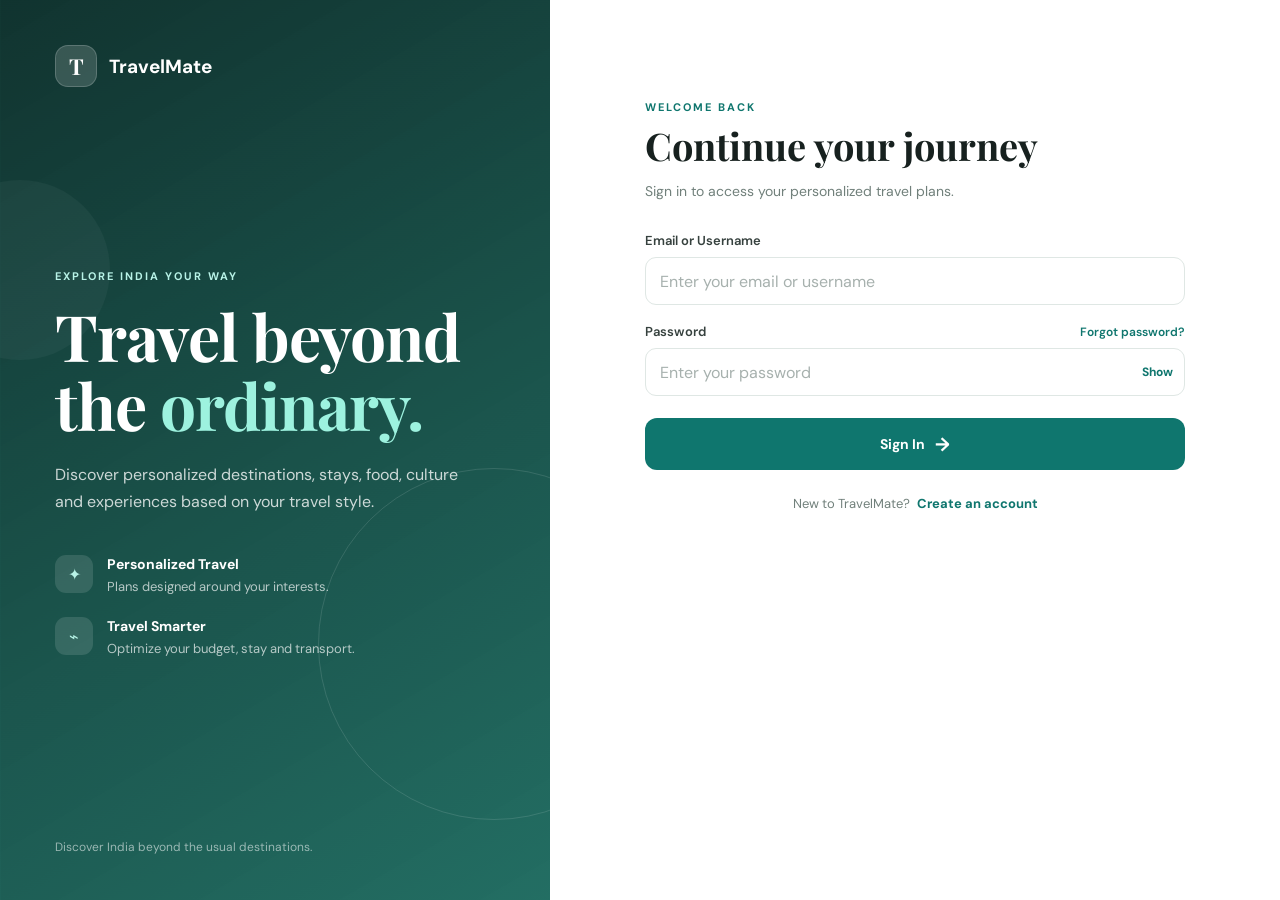
<file: Login-Signup/index.html>
<!DOCTYPE html>

<html lang="en">
<head>
    <meta charset="UTF-8">
    <meta name="viewport" content="width=device-width, initial-scale=1.0">


<title>TravelMate | Login & Sign Up</title>

<link rel="stylesheet" href="style.css">

<!-- Google Font -->
<link rel="preconnect" href="https://fonts.googleapis.com">
<link rel="preconnect" href="https://fonts.gstatic.com" crossorigin>
<link
    href="https://fonts.googleapis.com/css2?family=DM+Sans:wght@400;500;600;700&family=Playfair+Display:wght@600;700&display=swap"
    rel="stylesheet"
>
</head>

<body>

<main class="auth-container">

    <!-- LEFT SIDE -->
    <section class="hero-section">

        <a href="../index.html" class="brand" style="text-decoration: none; color: inherit; display: flex; align-items: center;">
            <div class="logo">T</div>
            <span>TravelMate</span>
        </a>

        <div class="hero-content">
            <p class="tag">EXPLORE INDIA YOUR WAY</p>

            <h1>
                Travel beyond the
                <span>ordinary.</span>
            </h1>

            <p class="hero-description">
                Discover personalized destinations, stays, food,
                culture and experiences based on your travel style.
            </p>

            <div class="feature-list">

                <div class="feature">
                    <span class="feature-icon">✦</span>
                    <div>
                        <h3>Personalized Travel</h3>
                        <p>Plans designed around your interests.</p>
                    </div>
                </div>

                <div class="feature">
                    <span class="feature-icon">⌁</span>
                    <div>
                        <h3>Travel Smarter</h3>
                        <p>Optimize your budget, stay and transport.</p>
                    </div>
                </div>

            </div>
        </div>

        <p class="hero-footer">
            Discover India beyond the usual destinations.
        </p>

    </section>


    <!-- RIGHT SIDE -->
    <section class="form-section">

        <div class="form-wrapper">

            <!-- LOGIN -->
            <div class="form-box active" id="loginForm">

                <div class="form-header">
                    <p class="welcome-text">WELCOME BACK</p>
                    <h2>Continue your journey</h2>
                    <p>
                        Sign in to access your personalized travel plans.
                    </p>
                </div>

                <form id="login">

                    <div class="input-group">
                        <label for="loginEmail">
                            Email or Username
                        </label>

                        <input
                            type="text"
                            id="loginEmail"
                            placeholder="Enter your email or username"
                            required
                        >
                    </div>


                    <div class="input-group password-group">

                        <div class="label-row">
                            <label for="loginPassword">
                                Password
                            </label>

                            <button
                                type="button"
                                class="forgot-password"
                            >
                                Forgot password?
                            </button>
                        </div>

                        <div class="password-input">

                            <input
                                type="password"
                                id="loginPassword"
                                placeholder="Enter your password"
                                required
                            >

                            <button
                                type="button"
                                class="toggle-password"
                                data-target="loginPassword"
                            >
                                Show
                            </button>

                        </div>

                    </div>


                    <button type="submit" class="primary-btn">
                        Sign In
                        <span>→</span>
                    </button>

                </form>


                <p class="switch-text">
                    New to TravelMate?

                    <button
                        class="switch-btn"
                        data-form="signup"
                    >
                        Create an account
                    </button>
                </p>

            </div>


            <!-- SIGNUP -->
            <div class="form-box" id="signupForm">

                <div class="form-header">

                    <p class="welcome-text">
                        START YOUR JOURNEY
                    </p>

                    <h2>Create your account</h2>

                    <p>
                        Join us and start building your perfect
                        India travel experience.
                    </p>

                </div>


                <form id="signup">

                    <div class="name-row">

                        <div class="input-group">
                            <label for="firstName">
                                First Name
                            </label>

                            <input
                                type="text"
                                id="firstName"
                                placeholder="John"
                                required
                            >
                        </div>


                        <div class="input-group">
                            <label for="lastName">
                                Last Name
                            </label>

                            <input
                                type="text"
                                id="lastName"
                                placeholder="Doe"
                                required
                            >
                        </div>

                    </div>


                    <div class="input-group">

                        <label for="username">
                            Username
                        </label>

                        <input
                            type="text"
                            id="username"
                            placeholder="Choose a username"
                            required
                        >

                    </div>


                    <div class="input-group">

                        <label for="country">
                            Country
                        </label>

                        <select id="country" required>
                            <option value="" disabled selected>
                                Select your country
                            </option>

                            <option value="India">India</option>
                            <option value="United States">United States</option>
                            <option value="United Kingdom">United Kingdom</option>
                            <option value="Canada">Canada</option>
                            <option value="Australia">Australia</option>
                            <option value="Germany">Germany</option>
                            <option value="France">France</option>
                            <option value="Japan">Japan</option>
                            <option value="China">China</option>
                            <option value="Singapore">Singapore</option>
                            <option value="United Arab Emirates">
                                United Arab Emirates
                            </option>
                            <option value="Other">Other</option>
                        </select>

                    </div>


                    <div class="input-group">

                        <label for="signupEmail">
                            Email Address
                        </label>

                        <input
                            type="email"
                            id="signupEmail"
                            placeholder="you@example.com"
                            required
                        >

                    </div>


                    <div class="name-row">

                        <div class="input-group">

                            <label for="signupPassword">
                                Password
                            </label>

                            <div class="password-input">

                                <input
                                    type="password"
                                    id="signupPassword"
                                    placeholder="Create password"
                                    required
                                >

                                <button
                                    type="button"
                                    class="toggle-password"
                                    data-target="signupPassword"
                                >
                                    Show
                                </button>

                            </div>

                        </div>


                        <div class="input-group">

                            <label for="confirmPassword">
                                Confirm Password
                            </label>

                            <div class="password-input">

                                <input
                                    type="password"
                                    id="confirmPassword"
                                    placeholder="Confirm password"
                                    required
                                >

                                <button
                                    type="button"
                                    class="toggle-password"
                                    data-target="confirmPassword"
                                >
                                    Show
                                </button>

                            </div>

                        </div>

                    </div>


                    <div class="password-strength">
                        <div class="strength-bar">
                            <span id="strengthFill"></span>
                        </div>

                        <p id="strengthText">
                            Use at least 8 characters.
                        </p>
                    </div>


                    <button type="submit" class="primary-btn">
                        Create Account
                        <span>→</span>
                    </button>

                </form>


                <p class="switch-text">
                    Already have an account?

                    <button
                        class="switch-btn"
                        data-form="login"
                    >
                        Sign in
                    </button>
                </p>

            </div>

        </div>

    </section>

</main>


<div class="toast" id="toast"></div>

<script src="script.js"></script>


</body>
</html>
</file>
<file: Login-Signup/style.css>
* {
  margin: 0;
  padding: 0;
  box-sizing: border-box;
  }

:root {
  --primary: #0f766e;
  --primary-dark: #115e59;
  --primary-light: #ccfbf1;
  --dark: #17211f;
  --text: #36413e;
  --muted: #71807b;
  --border: #dfe7e4;
  --background: #f6f8f7;
  --white: #ffffff;
  --shadow: 0 20px 60px rgba(15, 50, 45, 0.12);
}

body {
font-family: "DM Sans", sans-serif;
background: var(--background);
color: var(--dark);
min-height: 100vh;
}

button,
input,
select {
font: inherit;
}

button {
cursor: pointer;
}

/* ---------------- MAIN CONTAINER ---------------- */

.auth-container {
min-height: 100vh;
display: grid;
grid-template-columns: 43% 57%;
}

/* ---------------- HERO SECTION ---------------- */

.hero-section {
  position: relative;
  min-height: 100vh;
  padding: 45px 55px;
  overflow: hidden;
  background:
      linear-gradient(
          150deg,
          rgba(7, 43, 39, 0.96),
          rgba(12, 95, 83, 0.90)
      ),
      url("https://images.unsplash.com/photo-1524492412937-b28074a5d7da?auto=format&fit=crop&w=1400&q=80");
  background-size: cover;
  background-position: center;
  color: white;
  display: flex;
  flex-direction: column;
  justify-content: space-between;
}

.hero-section::before {
  content: "";
  position: absolute;
  width: 350px;
  height: 350px;
  border-radius: 50%;
  border: 1px solid rgba(255, 255, 255, 0.12);
  right: -120px;
  bottom: 80px;
}

.hero-section::after {
  content: "";
  position: absolute;
  width: 180px;
  height: 180px;
  border-radius: 50%;
  background: rgba(255, 255, 255, 0.04);
  left: -70px;
  top: 180px;
}

.brand {
  display: flex;
  align-items: center;
  gap: 12px;
  font-size: 19px;
  font-weight: 700;
  position: relative;
  z-index: 2;
}

.logo {
  width: 42px;
  height: 42px;
  border-radius: 13px;
  display: grid;
  place-items: center;
  background: rgba(255, 255, 255, 0.16);
  border: 1px solid rgba(255, 255, 255, 0.18);
  font-family: "Playfair Display", serif;
  font-size: 22px;
}

.hero-content {
  position: relative;
  z-index: 2;
  max-width: 480px;
}

.tag,
.welcome-text {
font-size: 11px;
font-weight: 700;
letter-spacing: 2px;
}

.tag {
color: #b8f3e7;
margin-bottom: 18px;
}

.hero-content h1 {
  font-family: "Playfair Display", serif;
  font-size: clamp(42px, 5vw, 68px);
  line-height: 1.08;
  letter-spacing: -1px;
  margin-bottom: 22px;
}

.hero-content h1 span {
color: #9df2df;
}

.hero-description {
  color: rgba(255, 255, 255, 0.78);
  font-size: 16px;
  line-height: 1.7;
  max-width: 430px;
}

.feature-list {
  margin-top: 40px;
  display: flex;
  flex-direction: column;
  gap: 22px;
}

.feature {
display: flex;
align-items: flex-start;
gap: 14px;
}

.feature-icon {
  width: 38px;
  height: 38px;
  border-radius: 11px;
  display: grid;
  place-items: center;
  background: rgba(255, 255, 255, 0.12);
  color: #b8f3e7;
}

.feature h3 {
font-size: 14px;
margin-bottom: 5px;
}

.feature p {
font-size: 13px;
color: rgba(255, 255, 255, 0.68);
}

.hero-footer {
  position: relative;
  z-index: 2;
  font-size: 12px;
  color: rgba(255, 255, 255, 0.55);
}

/* ---------------- FORM SECTION ---------------- */

.form-section {
  display: flex;
  align-items: center;
  justify-content: center;
  padding: 40px 30px;
  background: var(--white);
  overflow-y: auto;
  overflow-x: hidden;
}

/* ---------------- SMOOTH FORM TRANSITION ---------------- */

.form-wrapper {
  width: 100%;
  max-width: 540px;
  position: relative;
  /*
      Signup form is taller than login form.
      This prevents layout jumping.
  */
  min-height: 700px;
}

.form-box {
  position: absolute;
  width: 100%;
  top: 0;
  left: 0;
  opacity: 0;
  visibility: hidden;
  transform: translateX(45px) scale(0.98);
  pointer-events: none;
  transition:
      opacity 0.45s ease,
      transform 0.45s cubic-bezier(0.22, 1, 0.36, 1),
      visibility 0.45s ease;
  z-index: 1;
}

.form-box.active {
  opacity: 1;
  visibility: visible;
  transform: translateX(0) scale(1);
  pointer-events: auto;
  z-index: 2;
}

.form-box.exit-left {
  opacity: 0;
  visibility: hidden;
  transform: translateX(-45px) scale(0.98);
  pointer-events: none;
  z-index: 1;
}

/* ---------------- FORM HEADER ---------------- */

.form-header {
margin-bottom: 30px;
}

.welcome-text {
color: var(--primary);
margin-bottom: 10px;
}

.form-header h2 {
  font-family: "Playfair Display", serif;
  font-size: 38px;
  line-height: 1.15;
  margin-bottom: 12px;
}

.form-header p:not(.welcome-text) {
  color: var(--muted);
  font-size: 14px;
  line-height: 1.6;
}

/* ---------------- INPUTS ---------------- */

form {
display: flex;
flex-direction: column;
gap: 18px;
}

.name-row {
display: grid;
grid-template-columns: 1fr 1fr;
gap: 16px;
}

.input-group {
display: flex;
flex-direction: column;
gap: 8px;
}

.input-group label {
  font-size: 13px;
  font-weight: 600;
  color: var(--text);
}

.input-group input,
.input-group select {
  width: 100%;
  height: 48px;
  border: 1px solid var(--border);
  border-radius: 11px;
  padding: 0 14px;
  outline: none;
  color: var(--dark);
  background: var(--white);
  transition:
      border-color 0.25s ease,
      box-shadow 0.25s ease,
      transform 0.2s ease;
}

.input-group input::placeholder {
color: #a7b1ae;
}

.input-group input:focus,
.input-group select:focus {
  border-color: var(--primary);
  box-shadow: 0 0 0 4px rgba(15, 118, 110, 0.09);
}

.input-group select {
cursor: pointer;
}

/* ---------------- PASSWORD ---------------- */

.label-row {
display: flex;
justify-content: space-between;
align-items: center;
}

.forgot-password {
  border: none;
  background: transparent;
  color: var(--primary);
  font-size: 12px;
  font-weight: 600;
}

.password-input {
position: relative;
}

.password-input input {
padding-right: 58px;
}

.toggle-password {
  position: absolute;
  right: 12px;
  top: 50%;
  transform: translateY(-50%);
  border: none;
  background: transparent;
  color: var(--primary);
  font-size: 12px;
  font-weight: 700;
}

/* ---------------- PASSWORD STRENGTH ---------------- */

.password-strength {
margin-top: -4px;
}

.strength-bar {
  height: 5px;
  background: #edf1ef;
  border-radius: 10px;
  overflow: hidden;
}

#strengthFill {
  display: block;
  width: 0%;
  height: 100%;
  background: var(--primary);
  border-radius: inherit;
  transition: width 0.3s ease;
}

#strengthText {
  margin-top: 7px;
  font-size: 11px;
  color: var(--muted);
}

/* ---------------- BUTTONS ---------------- */

.primary-btn {
  width: 100%;
  height: 52px;
  border: none;
  border-radius: 12px;
  background: var(--primary);
  color: white;
  font-size: 14px;
  font-weight: 700;
  margin-top: 4px;
  display: flex;
  align-items: center;
  justify-content: center;
  gap: 10px;
  transition:
      background 0.25s ease,
      transform 0.25s ease,
      box-shadow 0.25s ease;
}

.primary-btn span {
  font-size: 19px;
  transition: transform 0.25s ease;
}

.primary-btn:hover {
  background: var(--primary-dark);
  transform: translateY(-2px);
  box-shadow: 0 12px 25px rgba(15, 118, 110, 0.2);
}

.primary-btn:hover span {
  transform: translateX(4px);
}

.switch-text {
  margin-top: 25px;
  text-align: center;
  font-size: 13px;
  color: var(--muted);
}

.switch-btn {
  border: none;
  background: transparent;
  color: var(--primary);
  font-weight: 700;
  margin-left: 4px;
}

/* ---------------- TOAST ---------------- */

.toast {
  position: fixed;
  right: 25px;
  bottom: 25px;
  background: var(--dark);
  color: white;
  padding: 14px 20px;
  border-radius: 10px;
  font-size: 13px;
  opacity: 0;
  visibility: hidden;
  transform: translateY(15px);
  transition: all 0.3s ease;
  box-shadow: var(--shadow);
  z-index: 100;
}

.toast.show {
  opacity: 1;
  visibility: visible;
  transform: translateY(0);
}

/* ---------------- RESPONSIVE ---------------- */

@media (max-width: 950px) {
  .auth-container {
    grid-template-columns: 1fr;
  }

  .hero-section {
    min-height: 420px;
    padding: 35px;
  }

  .hero-content {
    margin-top: 60px;
  }

  .hero-footer {
    display: none;
  }

  .form-section {
    min-height: 750px;
    padding: 55px 25px;
  }
}

@media (max-width: 560px) {
  .hero-section {
    min-height: 360px;
    padding: 25px;
  }

  .hero-content {
    margin-top: 40px;
  }

  .hero-content h1 {
    font-size: 40px;
  }

  .feature-list {
    display: none;
  }

  .form-section {
    min-height: 800px;
    padding: 40px 20px;
  }

  .form-wrapper {
    min-height: 720px;
  }

  .form-header h2 {
    font-size: 31px;
  }

  .name-row {
    grid-template-columns: 1fr;
  }

  .toast {
    right: 15px;
    left: 15px;
    bottom: 15px;
  }
}
</file>
